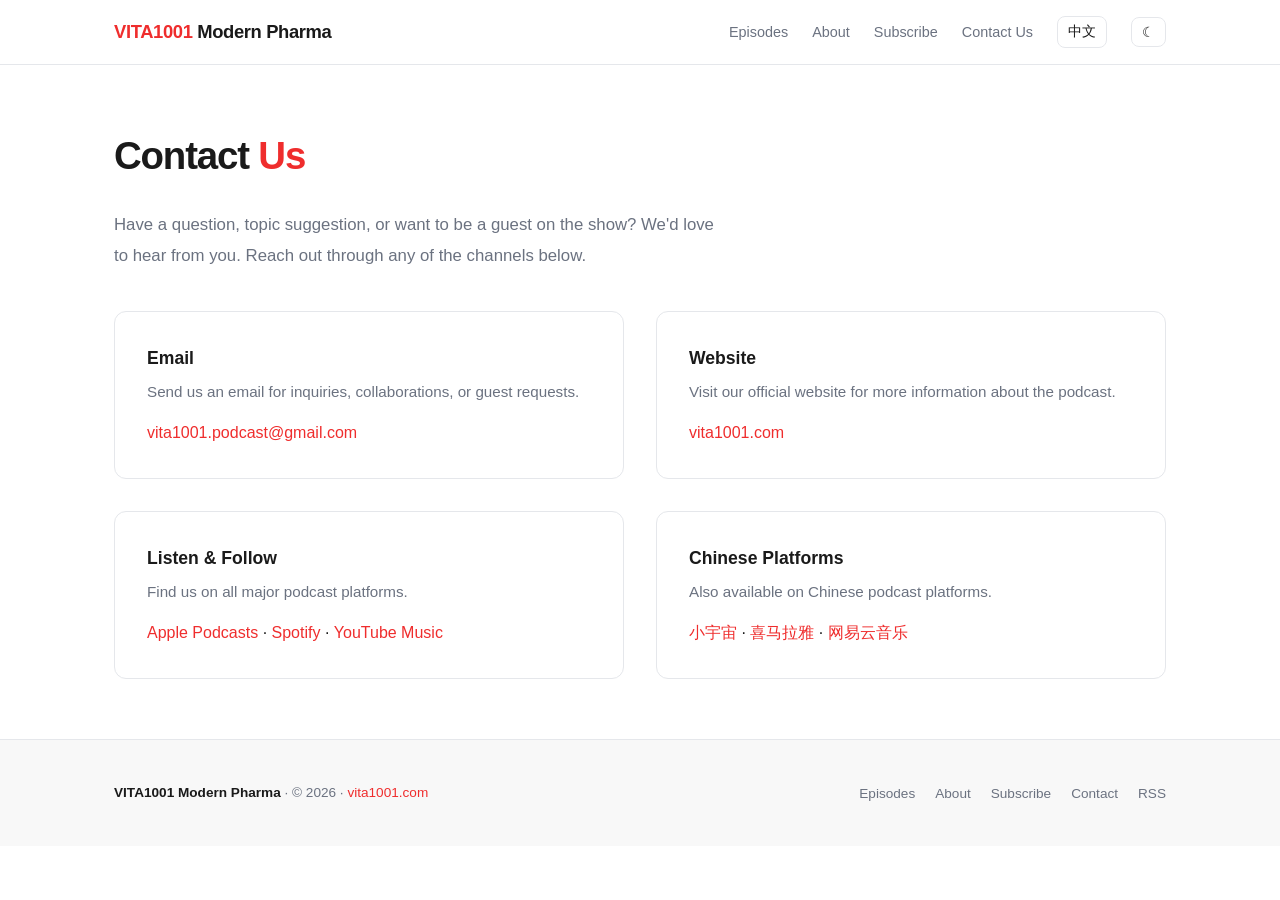
<file: contact.html>
<!DOCTYPE html>
<html lang="en">
<head>
  <meta charset="UTF-8">
  <meta name="viewport" content="width=device-width, initial-scale=1.0">
  <title>Contact Us - VITA1001 Modern Pharma</title>
  <meta name="description" content="Get in touch with the VITA1001 Modern Pharma podcast team.">
  <link rel="alternate" type="application/rss+xml" title="VITA1001 Modern Pharma RSS" href="https://anchor.fm/s/f526e620/podcast/rss">
  <link rel="stylesheet" href="style.css">
</head>
<body>
  <!-- Nav -->
  <nav>
    <div class="nav-inner">
      <a href="index.html" class="nav-logo"><span class="vita">VITA1001</span> Modern Pharma</a>
      <button class="nav-menu-btn" onclick="document.querySelector('.nav-links').classList.toggle('open')" aria-label="Toggle menu">&#9776;</button>
      <ul class="nav-links">
        <li><a href="episodes.html" data-en="Episodes" data-zh="&#21095;&#38598;">Episodes</a></li>
        <li><a href="about.html" data-en="About" data-zh="&#20851;&#20110;">About</a></li>
        <li><a href="subscribe.html" data-en="Subscribe" data-zh="&#35746;&#38405;">Subscribe</a></li>
        <li><a href="contact.html" data-en="Contact Us" data-zh="&#32852;&#31995;&#25105;&#20204;">Contact Us</a></li>
        <li><button class="nav-btn" onclick="toggleLang()" id="lang-toggle">&#20013;&#25991;</button></li>
        <li><button class="nav-btn" onclick="toggleTheme()" id="theme-toggle" aria-label="Toggle theme">&#9790;</button></li>
      </ul>
    </div>
  </nav>

  <!-- Contact Content -->
  <div class="page-content">
    <h1 data-en="Contact <span class='accent'>Us</span>" data-zh="&#32852;&#31995;&#25105;&#20204;">Contact <span class="accent">Us</span></h1>
    <p style="font-size:1.05rem; color:var(--text-secondary); max-width:600px; line-height:1.8;" data-en="Have a question, topic suggestion, or want to be a guest on the show? We'd love to hear from you. Reach out through any of the channels below." data-zh="&#26377;&#38382;&#39064;&#12289;&#35805;&#39064;&#24314;&#35758;&#65292;&#25110;&#24819;&#25104;&#20026;&#33410;&#30446;&#22025;&#23486;&#65311;&#25105;&#20204;&#24456;&#20048;&#24847;&#21548;&#21462;&#24744;&#30340;&#24847;&#35265;&#12290;&#35831;&#36890;&#36807;&#20197;&#19979;&#20219;&#20309;&#28192;&#36947;&#32852;&#31995;&#25105;&#20204;&#12290;">Have a question, topic suggestion, or want to be a guest on the show? We'd love to hear from you. Reach out through any of the channels below.</p>

    <div class="contact-grid">
      <div class="contact-card">
        <h3 data-en="Email" data-zh="&#37038;&#31665;">Email</h3>
        <p data-en="Send us an email for inquiries, collaborations, or guest requests." data-zh="&#36890;&#36807;&#37038;&#20214;&#32852;&#31995;&#25105;&#20204;&#65292;&#36827;&#34892;&#21672;&#35810;&#12289;&#21512;&#20316;&#25110;&#22025;&#23486;&#30003;&#35831;&#12290;">Send us an email for inquiries, collaborations, or guest requests.</p>
        <a href="mailto:vita1001.podcast@gmail.com">vita1001.podcast@gmail.com</a>
      </div>
      <div class="contact-card">
        <h3 data-en="Website" data-zh="&#32593;&#31449;">Website</h3>
        <p data-en="Visit our official website for more information about the podcast." data-zh="&#35775;&#38382;&#25105;&#20204;&#30340;&#23448;&#26041;&#32593;&#31449;&#20102;&#35299;&#26356;&#22810;&#20851;&#20110;&#25773;&#23458;&#30340;&#20449;&#24687;&#12290;">Visit our official website for more information about the podcast.</p>
        <a href="https://vita1001.com" target="_blank">vita1001.com</a>
      </div>
      <div class="contact-card">
        <h3 data-en="Listen &amp; Follow" data-zh="&#25910;&#21548;&#19982;&#20851;&#27880;">Listen &amp; Follow</h3>
        <p data-en="Find us on all major podcast platforms." data-zh="&#22312;&#25152;&#26377;&#20027;&#27969;&#25773;&#23458;&#24179;&#21488;&#25214;&#21040;&#25105;&#20204;&#12290;">Find us on all major podcast platforms.</p>
        <a href="https://podcasts.apple.com/us/podcast/vita1001-modern-pharma/id1749690729" target="_blank">Apple Podcasts</a> &middot;
        <a href="https://open.spotify.com/show/3apr3LdooPxfRLiuXrymzw" target="_blank">Spotify</a> &middot;
        <a href="https://music.youtube.com/playlist?list=PLPjuTfcQgi3b1aeb5knmtNwT-mX2B52TM&si=ppPeWNRkZ54Z3gGb" target="_blank">YouTube Music</a>
      </div>
      <div class="contact-card">
        <h3 data-en="Chinese Platforms" data-zh="&#20013;&#25991;&#24179;&#21488;">Chinese Platforms</h3>
        <p data-en="Also available on Chinese podcast platforms." data-zh="&#20063;&#21487;&#22312;&#20013;&#25991;&#25773;&#23458;&#24179;&#21488;&#25910;&#21548;&#12290;">Also available on Chinese podcast platforms.</p>
        <a href="https://www.xiaoyuzhoufm.com/podcast/66243f4ded3fd4d8ef79b84e" target="_blank">&#23567;&#23431;&#23449;</a> &middot;
        <a href="https://xima.tv/1_kBU161?_sonic=0" target="_blank">&#21916;&#39532;&#25289;&#38597;</a> &middot;
        <a href="https://163cn.tv/31QptTx" target="_blank">&#32593;&#26131;&#20113;&#38899;&#20048;</a>
      </div>
    </div>
  </div>

  <!-- Footer -->
  <footer>
    <div class="footer-inner">
      <div class="footer-left">
        <strong>VITA1001 Modern Pharma</strong> &middot; &copy; 2026 &middot;
        <a href="https://vita1001.com" style="color:var(--accent)">vita1001.com</a>
      </div>
      <ul class="footer-links">
        <li><a href="episodes.html">Episodes</a></li>
        <li><a href="about.html">About</a></li>
        <li><a href="subscribe.html">Subscribe</a></li>
        <li><a href="contact.html">Contact</a></li>
        <li><a href="https://anchor.fm/s/f526e620/podcast/rss">RSS</a></li>
      </ul>
    </div>
  </footer>

  <script>
    // ===== Language =====
    let currentLang = localStorage.getItem('lang') || 'en';

    function setLang(lang) {
      currentLang = lang;
      localStorage.setItem('lang', lang);
      document.documentElement.lang = lang === 'zh' ? 'zh-CN' : 'en';
      document.getElementById('lang-toggle').textContent = lang === 'en' ? '\u4e2d\u6587' : 'EN';
      document.querySelectorAll('[data-en][data-zh]').forEach(el => {
        el.innerHTML = el.getAttribute('data-' + lang);
      });
    }

    function toggleLang() { setLang(currentLang === 'en' ? 'zh' : 'en'); }

    // ===== Theme =====
    function toggleTheme() {
      const html = document.documentElement;
      const next = html.getAttribute('data-theme') === 'dark' ? 'light' : 'dark';
      html.setAttribute('data-theme', next);
      localStorage.setItem('theme', next);
      document.getElementById('theme-toggle').textContent = next === 'dark' ? '\u2600' : '\u263E';
    }

    // ===== Init =====
    (function() {
      const savedTheme = localStorage.getItem('theme');
      if (savedTheme) {
        document.documentElement.setAttribute('data-theme', savedTheme);
        if (savedTheme === 'dark') document.getElementById('theme-toggle').textContent = '\u2600';
      } else if (window.matchMedia('(prefers-color-scheme: dark)').matches) {
        document.documentElement.setAttribute('data-theme', 'dark');
        document.getElementById('theme-toggle').textContent = '\u2600';
      }
      if (currentLang !== 'en') setLang(currentLang);
    })();

    // ===== Mobile Menu =====
    document.querySelectorAll('.nav-links a').forEach(link => {
      link.addEventListener('click', () => document.querySelector('.nav-links').classList.remove('open'));
    });
  </script>
</body>
</html>
</file>
<file: style.css>
*, *::before, *::after { box-sizing: border-box; margin: 0; padding: 0; }

:root {
  --accent: #EF2D2D;
  --accent-hover: #D42020;
  --accent-light: rgba(239,45,45,0.1);
  --bg: #ffffff;
  --bg-secondary: #f8f8f8;
  --text: #1a1a1a;
  --text-secondary: #6b7280;
  --border: #e5e7eb;
  --card-bg: #ffffff;
  --shadow: 0 1px 3px rgba(0,0,0,0.08), 0 1px 2px rgba(0,0,0,0.06);
  --shadow-lg: 0 10px 25px rgba(0,0,0,0.08);
  --radius: 12px;
  --font-sans: -apple-system, BlinkMacSystemFont, 'Segoe UI', 'PingFang SC', 'Noto Sans SC', sans-serif;
  --font-serif: 'Georgia', 'Noto Serif SC', serif;
}

[data-theme="dark"] {
  --bg: #0f0f0f;
  --bg-secondary: #1a1a1a;
  --text: #f0f0f0;
  --text-secondary: #9ca3af;
  --border: #2d2d2d;
  --card-bg: #1e1e1e;
  --shadow: 0 1px 3px rgba(0,0,0,0.3);
  --shadow-lg: 0 10px 25px rgba(0,0,0,0.3);
  --accent-light: rgba(239,45,45,0.15);
}

html { scroll-behavior: smooth; }

body {
  font-family: var(--font-sans);
  background: var(--bg);
  color: var(--text);
  line-height: 1.6;
  transition: background 0.3s, color 0.3s;
}

a { color: inherit; text-decoration: none; }
img { max-width: 100%; display: block; }

/* ===== Nav ===== */
nav {
  position: sticky; top: 0; z-index: 100;
  border-bottom: 1px solid var(--border);
  backdrop-filter: blur(12px);
  background: rgba(255,255,255,0.9);
}
[data-theme="dark"] nav { background: rgba(15,15,15,0.9); }

.nav-inner {
  max-width: 1100px; margin: 0 auto; padding: 0 24px;
  height: 64px; display: flex; align-items: center; justify-content: space-between;
}

.nav-logo { font-size: 1.15rem; font-weight: 800; letter-spacing: -0.02em; }
.nav-logo .vita { color: var(--accent); }

.nav-links { display: flex; align-items: center; gap: 24px; list-style: none; }
.nav-links a { font-size: 0.9rem; font-weight: 500; color: var(--text-secondary); transition: color 0.2s; }
.nav-links a:hover { color: var(--accent); }

.nav-btn {
  background: none; border: 1px solid var(--border); border-radius: 8px;
  padding: 6px 10px; cursor: pointer; font-size: 0.85rem; color: var(--text);
  font-weight: 500; transition: border-color 0.2s;
}
.nav-btn:hover { border-color: var(--accent); color: var(--accent); }

.nav-menu-btn { display: none; background: none; border: none; font-size: 1.5rem; cursor: pointer; color: var(--text); }

/* ===== Hero ===== */
.hero {
  max-width: 1100px; margin: 0 auto; padding: 80px 24px 60px;
  display: flex; align-items: center; gap: 60px;
}
.hero-text { flex: 1; }

.hero-badge {
  display: inline-block; background: var(--accent-light); color: var(--accent);
  font-size: 0.8rem; font-weight: 600; padding: 4px 12px; border-radius: 20px;
  margin-bottom: 16px; letter-spacing: 0.03em;
}

.hero h1 { font-size: 3rem; font-weight: 900; line-height: 1.1; letter-spacing: -0.03em; margin-bottom: 20px; }
.hero h1 .accent { color: var(--accent); }

.hero-subtitle {
  font-family: var(--font-serif); font-size: 1.15rem; color: var(--text-secondary);
  max-width: 520px; margin-bottom: 12px; font-style: italic;
}

.hero-desc {
  font-size: 0.95rem; color: var(--text-secondary); max-width: 520px;
  margin-bottom: 32px; line-height: 1.7;
}

.hero-actions { display: flex; gap: 12px; flex-wrap: wrap; }

.btn {
  display: inline-flex; align-items: center; gap: 8px; padding: 12px 24px;
  border-radius: 8px; font-size: 0.95rem; font-weight: 600; cursor: pointer;
  border: none; transition: all 0.2s;
}
.btn-primary { background: var(--accent); color: #fff; }
.btn-primary:hover { background: var(--accent-hover); transform: translateY(-1px); }
.btn-outline { background: transparent; color: var(--text); border: 1.5px solid var(--border); }
.btn-outline:hover { border-color: var(--accent); color: var(--accent); }

.hero-cover {
  flex-shrink: 0; width: 300px; height: 300px; border-radius: 24px;
  box-shadow: var(--shadow-lg); overflow: hidden;
}
.hero-cover img { width: 100%; height: 100%; object-fit: cover; }

/* ===== Hosts ===== */
.hosts-line {
  display: flex; align-items: center; gap: 8px; margin-bottom: 24px;
  font-size: 0.9rem; color: var(--text-secondary);
}
.hosts-line strong { color: var(--text); }

/* ===== Platforms ===== */
.platforms { background: var(--bg-secondary); border-top: 1px solid var(--border); border-bottom: 1px solid var(--border); }
.platforms-inner {
  max-width: 1100px; margin: 0 auto; padding: 20px 24px;
  display: flex; align-items: center; gap: 16px; flex-wrap: wrap;
}
.platforms-label { font-size: 0.8rem; font-weight: 600; color: var(--text-secondary); text-transform: uppercase; letter-spacing: 0.05em; }
.platform-link {
  display: inline-flex; align-items: center; justify-content: center;
  border-radius: 14px; border: 1.5px solid var(--border); background: var(--card-bg);
  transition: all 0.2s; cursor: pointer; width: 52px; height: 52px;
  padding: 6px;
}
.platform-link:hover { transform: translateY(-3px); box-shadow: var(--shadow-lg); border-color: transparent; }
.platform-link img { width: 100%; height: 100%; object-fit: cover; border-radius: 10px; }
.platform-link svg { border-radius: 10px; }

/* ===== Section Header ===== */
.section-header {
  max-width: 1100px; margin: 0 auto; padding: 60px 24px 24px;
  display: flex; align-items: baseline; justify-content: space-between;
}
.section-header h2 { font-size: 1.8rem; font-weight: 800; letter-spacing: -0.02em; }
.section-header a { font-size: 0.9rem; color: var(--accent); font-weight: 500; cursor: pointer; }
.section-header a:hover { text-decoration: underline; }

/* ===== Episodes ===== */
.episodes { max-width: 1100px; margin: 0 auto; padding: 0 24px 60px; }

.episode-card {
  display: flex; gap: 20px; padding: 20px; border: 1px solid var(--border);
  border-radius: var(--radius); background: var(--card-bg); margin-bottom: 14px;
  transition: all 0.2s; align-items: flex-start;
}
.episode-card:hover { box-shadow: var(--shadow-lg); border-color: transparent; }

.episode-thumb {
  flex-shrink: 0; width: 120px; height: 120px; border-radius: 12px; overflow: hidden;
}
.episode-thumb img { width: 100%; height: 100%; object-fit: cover; }

.episode-info { flex: 1; min-width: 0; }

.episode-meta {
  display: flex; align-items: center; gap: 10px; margin-bottom: 4px;
  font-size: 0.78rem; color: var(--text-secondary);
}
.episode-number { background: var(--accent-light); color: var(--accent); padding: 2px 8px; border-radius: 4px; font-weight: 600; }

.episode-info h3 { font-size: 1.05rem; font-weight: 700; margin-bottom: 4px; letter-spacing: -0.01em; line-height: 1.35; }
.episode-info h3 a { color: inherit; transition: color 0.2s; }
.episode-info h3 a:hover { color: var(--accent); }

.episode-desc {
  font-size: 0.82rem; color: var(--text-secondary); line-height: 1.5;
  display: -webkit-box; -webkit-line-clamp: 2; -webkit-box-orient: vertical; overflow: hidden;
}

.episode-hidden { display: none; }

.episode-player { margin-top: 10px; }
.episode-player audio { display: none; }

.custom-player { display: flex; align-items: center; gap: 10px; }

.player-play {
  width: 32px; height: 32px; border-radius: 50%; border: none;
  background: var(--accent); color: #fff; cursor: pointer;
  display: flex; align-items: center; justify-content: center;
  flex-shrink: 0; transition: background 0.2s, transform 0.1s;
}
.player-play:hover { background: var(--accent-hover); }
.player-play:active { transform: scale(0.93); }
.player-play svg { width: 14px; height: 14px; fill: #fff; }
.player-play .icon-play { margin-left: 2px; }
.player-play .icon-pause { display: none; }
.player-play.playing .icon-play { display: none; }
.player-play.playing .icon-pause { display: block; }

.player-middle { flex: 1; min-width: 0; }

.player-track {
  width: 100%; height: 4px; border-radius: 2px;
  background: var(--border); cursor: pointer; position: relative; overflow: hidden;
}
.player-track:hover { height: 6px; border-radius: 3px; }

.player-progress {
  height: 100%; background: var(--text-secondary); border-radius: 2px;
  width: 0%; transition: width 0.1s linear; pointer-events: none; opacity: 0.45;
}

.player-time {
  font-size: 0.68rem; color: var(--text-secondary);
  font-variant-numeric: tabular-nums; flex-shrink: 0;
  min-width: 75px; text-align: right; opacity: 0.6;
}

/* Episode Actions */
.episode-actions {
  display: flex; align-items: center; gap: 4px; margin-top: 8px;
}

.ep-action {
  display: inline-flex; align-items: center; gap: 4px;
  background: none; border: none; cursor: pointer;
  font-size: 0.75rem; color: var(--text-secondary);
  padding: 3px 6px; border-radius: 4px; transition: color 0.15s;
  font-family: inherit;
}
.ep-action:hover { color: var(--accent); }
.ep-action svg { width: 14px; height: 14px; }
.ep-action .count { font-variant-numeric: tabular-nums; }

.ep-action.liked { color: var(--accent); }
.ep-action.liked svg { fill: var(--accent); }

.action-sep { width: 1px; height: 12px; background: var(--border); margin: 0 2px; }

.share-wrap { position: relative; }
.share-menu {
  display: none; position: absolute; bottom: 100%; left: 0;
  background: var(--card-bg); border: 1px solid var(--border);
  border-radius: 8px; padding: 4px 0; min-width: 150px;
  box-shadow: var(--shadow-lg); z-index: 10; margin-bottom: 4px;
}
.share-menu.open { display: block; }
.share-menu a, .share-menu button {
  display: flex; align-items: center; gap: 8px; width: 100%;
  padding: 7px 12px; font-size: 0.8rem; color: var(--text);
  background: none; border: none; cursor: pointer; text-align: left;
  font-family: inherit; transition: background 0.15s;
}
.share-menu a:hover, .share-menu button:hover { background: var(--bg-secondary); }

.toast {
  position: fixed; bottom: 24px; left: 50%; transform: translateX(-50%);
  background: var(--text); color: var(--bg); padding: 10px 20px;
  border-radius: 8px; font-size: 0.85rem; z-index: 1000;
  opacity: 0; transition: opacity 0.3s; pointer-events: none;
}
.toast.show { opacity: 1; }

/* ===== About ===== */
.about { background: var(--bg-secondary); border-top: 1px solid var(--border); }
.about-inner {
  max-width: 1100px; margin: 0 auto; padding: 80px 24px;
  display: flex; gap: 48px; align-items: center;
}
.about-img {
  flex-shrink: 0; width: 180px; height: 180px; border-radius: 50%;
  overflow: hidden; box-shadow: var(--shadow-lg);
}
.about-img img { width: 100%; height: 100%; object-fit: cover; }
.about-text h2 { font-size: 1.8rem; font-weight: 800; margin-bottom: 16px; letter-spacing: -0.02em; }
.about-text p { font-size: 1rem; color: var(--text-secondary); line-height: 1.8; margin-bottom: 12px; }

/* ===== Subscribe ===== */
.subscribe { max-width: 1100px; margin: 0 auto; padding: 80px 24px; text-align: center; }
.subscribe h2 { font-size: 2.2rem; font-weight: 900; letter-spacing: -0.03em; margin-bottom: 12px; }
.subscribe p {
  font-size: 1.05rem; color: var(--text-secondary); margin-bottom: 32px;
  max-width: 500px; margin-left: auto; margin-right: auto;
}
.subscribe-form { display: flex; gap: 12px; max-width: 440px; margin: 0 auto 24px; }
.subscribe-form input {
  flex: 1; padding: 12px 16px; border: 1.5px solid var(--border); border-radius: 8px;
  font-size: 0.95rem; background: var(--card-bg); color: var(--text); outline: none; transition: border-color 0.2s;
}
.subscribe-form input:focus { border-color: var(--accent); }
.subscribe-form input::placeholder { color: var(--text-secondary); }
.rss-link { display: inline-flex; align-items: center; gap: 6px; color: var(--accent); font-size: 0.9rem; font-weight: 500; }
.rss-link:hover { text-decoration: underline; }

/* ===== Footer ===== */
footer { border-top: 1px solid var(--border); background: var(--bg-secondary); }
.footer-inner {
  max-width: 1100px; margin: 0 auto; padding: 40px 24px;
  display: flex; justify-content: space-between; align-items: center; flex-wrap: wrap; gap: 16px;
}
.footer-left { font-size: 0.85rem; color: var(--text-secondary); }
.footer-left strong { color: var(--text); font-weight: 700; }
.footer-links { display: flex; gap: 20px; list-style: none; }
.footer-links a { font-size: 0.85rem; color: var(--text-secondary); transition: color 0.2s; }
.footer-links a:hover { color: var(--accent); }

/* ===== Responsive ===== */
@media (max-width: 768px) {
  .hero { flex-direction: column-reverse; padding: 40px 20px; gap: 32px; text-align: center; }
  .hero-cover { width: 200px; height: 200px; }
  .hero h1 { font-size: 2.2rem; }
  .hero-subtitle, .hero-desc { margin-left: auto; margin-right: auto; }
  .hero-actions { justify-content: center; }
  .hosts-line { justify-content: center; }
  .nav-links { display: none; }
  .nav-menu-btn { display: block; }
  .nav-links.open {
    display: flex; flex-direction: column; position: absolute; top: 64px;
    left: 0; right: 0; background: var(--bg); border-bottom: 1px solid var(--border);
    padding: 16px 24px; gap: 16px;
  }
  .platforms-inner { justify-content: center; text-align: center; }
  .episode-card { flex-direction: column; }
  .episode-thumb { width: 100%; height: 180px; }
  .about-inner { flex-direction: column; text-align: center; }
  .subscribe-form { flex-direction: column; }
  .footer-inner { flex-direction: column; text-align: center; }
}

/* ===== Page Content ===== */
.page-content {
  max-width: 1100px; margin: 0 auto; padding: 60px 24px;
}
.page-content h1 {
  font-size: 2.4rem; font-weight: 900; letter-spacing: -0.03em; margin-bottom: 24px;
}
.page-content h1 .accent { color: var(--accent); }

/* ===== Contact ===== */
.contact-grid {
  display: grid; grid-template-columns: 1fr 1fr; gap: 32px; margin-top: 40px;
}
.contact-card {
  padding: 32px; border: 1px solid var(--border); border-radius: var(--radius);
  background: var(--card-bg); transition: all 0.2s;
}
.contact-card:hover { box-shadow: var(--shadow-lg); transform: translateY(-2px); }
.contact-card h3 { font-size: 1.1rem; font-weight: 700; margin-bottom: 8px; }
.contact-card p { font-size: 0.95rem; color: var(--text-secondary); margin-bottom: 16px; }
.contact-card a { color: var(--accent); font-weight: 500; }
.contact-card a:hover { text-decoration: underline; }

@media (max-width: 768px) {
  .contact-grid { grid-template-columns: 1fr; }
}
</file>
